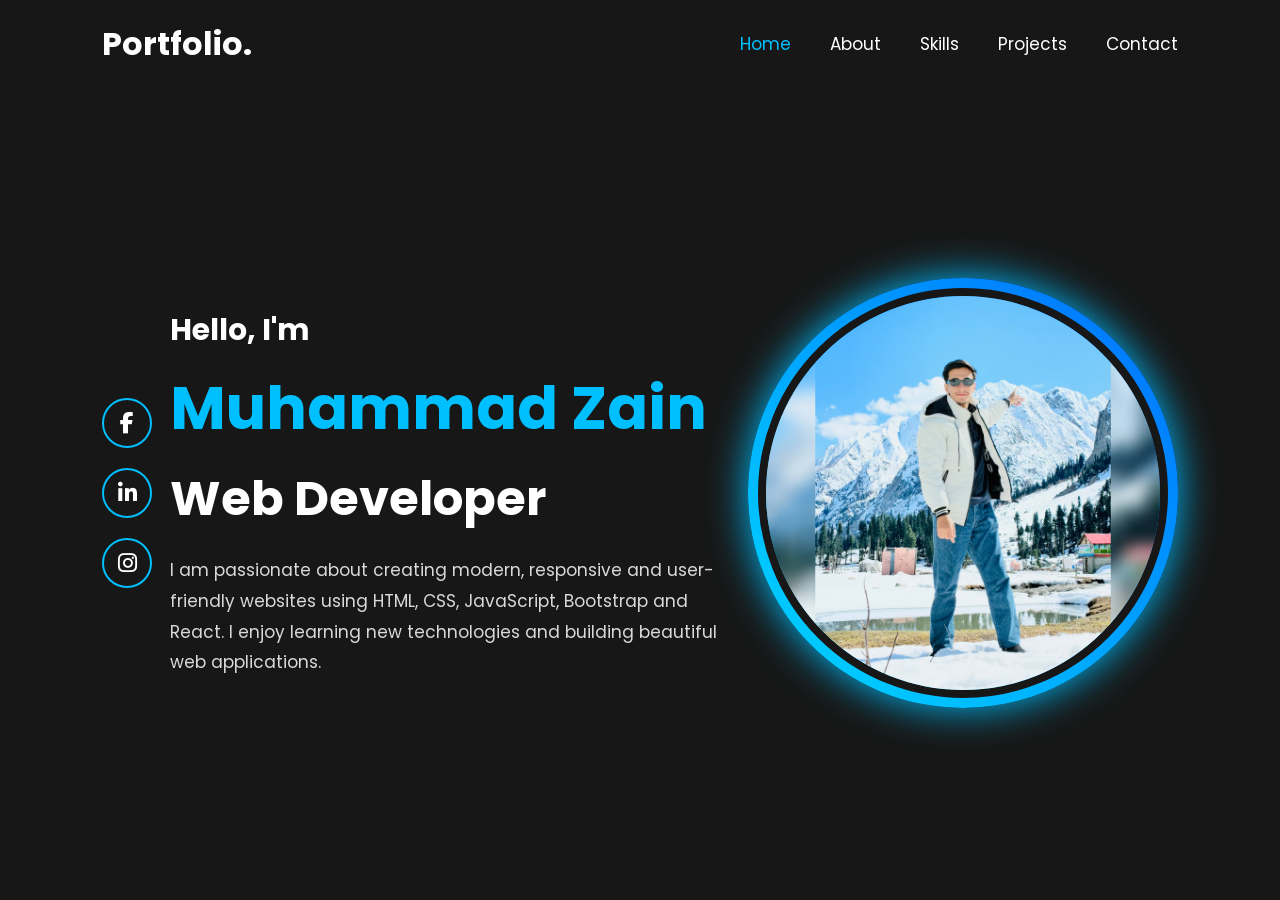
<file: index.html>
<!DOCTYPE html>
<html lang="en">
<head>
<meta charset="UTF-8">
<meta name="viewport" content="width=device-width, initial-scale=1.0">

<title>Muhammad Zain | Portfolio</title>

<link rel="preconnect" href="https://fonts.googleapis.com">
<link rel="preconnect" href="https://fonts.gstatic.com" crossorigin>

<link href="https://fonts.googleapis.com/css2?family=Poppins:wght@300;400;500;600;700&display=swap" rel="stylesheet">

<link rel="stylesheet"
href="https://cdnjs.cloudflare.com/ajax/libs/font-awesome/6.5.2/css/all.min.css">

<link rel="stylesheet" href="style.css">

</head>

<body>

<header>

<div class="logo">Portfolio.</div>

<nav>

<a href="index.html" class="active">Home</a>
<a href="about.html">About</a>
<a href="skills.html">Skills</a>
<a href="projects.html">Projects</a>
<a href="contact.html">Contact</a>

</nav>

</header>


<section class="home" id="home">

<div class="social">

<a href="https://www.facebook.com/zain.hannan.16" target="_blank">
<i class="fab fa-facebook-f"></i>
</a>

<a href="https://www.linkedin.com/in/muhammad-zain-97911b406/" target="_blank">
<i class="fab fa-linkedin-in"></i>
</a>

<a href="https://www.instagram.com/m.zain898/" target="_blank">
<i class="fab fa-instagram"></i>
</a>

</div>



<div class="content">

<h3>Hello, I'm</h3>

<h1>Muhammad Zain</h1>

<h2>Web Developer</h2>

<p>

I am passionate about creating modern, responsive and
user-friendly websites using HTML, CSS, JavaScript,
Bootstrap and React. I enjoy learning new technologies
and building beautiful web applications.

</p>

</div>



<div class="profile">

<div class="circle">

<img src="images/myphoto.jpg" alt="Muhammad Zain">

</div>

</div>

</section>

</body>
</html>
</file>
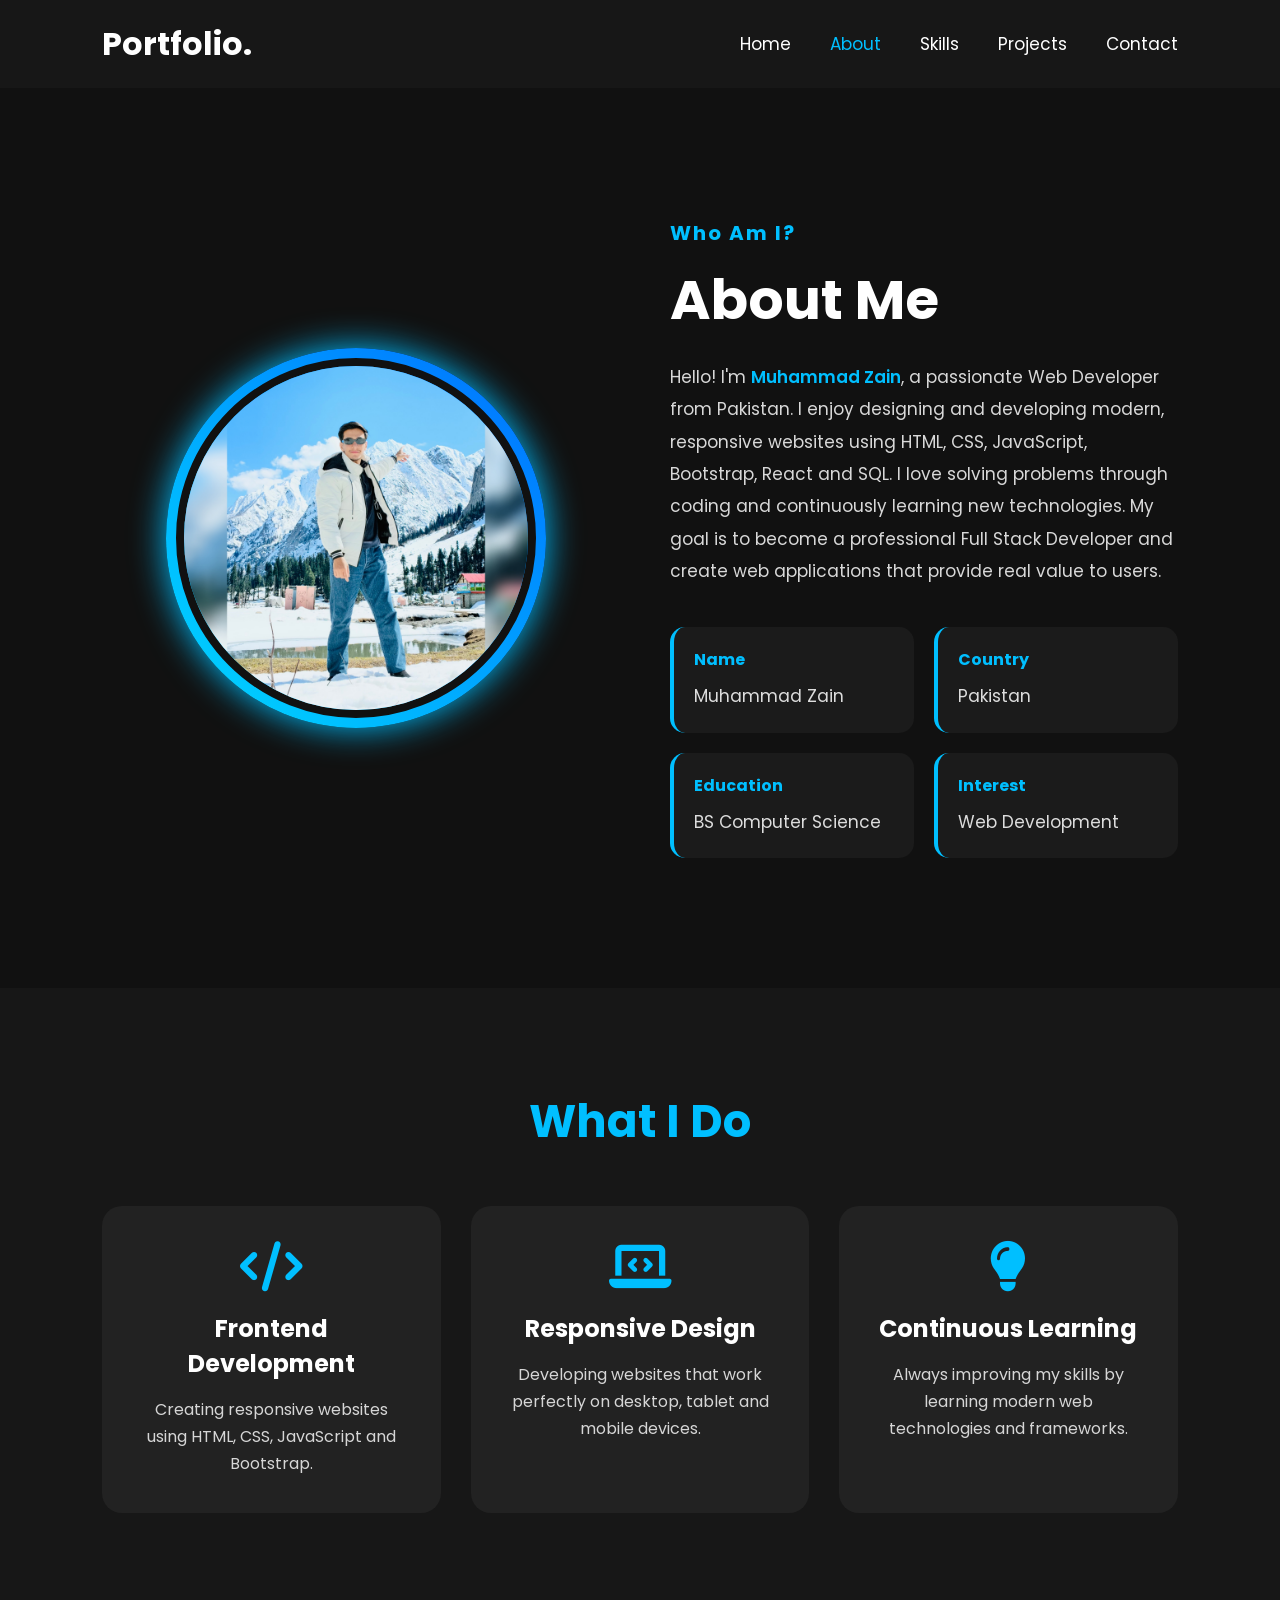
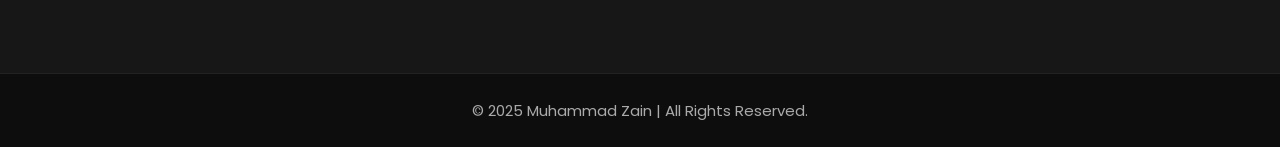
<file: about.html>
<!DOCTYPE html>
<html lang="en">
<head>
<meta charset="UTF-8">
<meta name="viewport" content="width=device-width, initial-scale=1.0">

<title>About | Muhammad Zain</title>

<link rel="preconnect" href="https://fonts.googleapis.com">
<link rel="preconnect" href="https://fonts.gstatic.com" crossorigin>

<link href="https://fonts.googleapis.com/css2?family=Poppins:wght@300;400;500;600;700&display=swap" rel="stylesheet">

<link rel="stylesheet"
href="https://cdnjs.cloudflare.com/ajax/libs/font-awesome/6.5.2/css/all.min.css">

<link rel="stylesheet" href="style.css">

</head>

<body>

<header>

<div class="logo">Portfolio.</div>

<nav>

<a href="index.html">Home</a>
<a href="about.html" class="active">About</a>
<a href="skills.html">Skills</a>
<a href="projects.html">Projects</a>
<a href="contact.html">Contact</a>

</nav>

</header>


<section class="about-page">

<div class="about-image">

<div class="about-circle">

<img src="images/myphoto.jpg" alt="Muhammad Zain">

</div>

</div>


<div class="about-text">

<h4>Who Am I?</h4>

<h1>About Me</h1>

<p>

Hello! I'm <span>Muhammad Zain</span>, a passionate Web Developer from Pakistan.

I enjoy designing and developing modern, responsive websites using HTML, CSS, JavaScript, Bootstrap, React and SQL.

I love solving problems through coding and continuously learning new technologies. My goal is to become a professional Full Stack Developer and create web applications that provide real value to users.

</p>


<div class="info">

<div class="info-box">
<strong>Name</strong>
<p>Muhammad Zain</p>
</div>

<div class="info-box">
<strong>Country</strong>
<p>Pakistan</p>
</div>

<div class="info-box">
<strong>Education</strong>
<p>BS Computer Science</p>
</div>

<div class="info-box">
<strong>Interest</strong>
<p>Web Development</p>
</div>

</div>

</div>

</section>


<section class="services">

<h2>What I Do</h2>

<div class="service-container">

<div class="service-box">

<i class="fas fa-code"></i>

<h3>Frontend Development</h3>

<p>

Creating responsive websites using HTML, CSS, JavaScript and Bootstrap.

</p>

</div>

<div class="service-box">

<i class="fas fa-laptop-code"></i>

<h3>Responsive Design</h3>

<p>

Developing websites that work perfectly on desktop, tablet and mobile devices.

</p>

</div>

<div class="service-box">

<i class="fas fa-lightbulb"></i>

<h3>Continuous Learning</h3>

<p>

Always improving my skills by learning modern web technologies and frameworks.

</p>

</div>

</div>

</section>


<footer>

<p>© 2025 Muhammad Zain | All Rights Reserved.</p>

</footer>

</body>
</html>
</file>
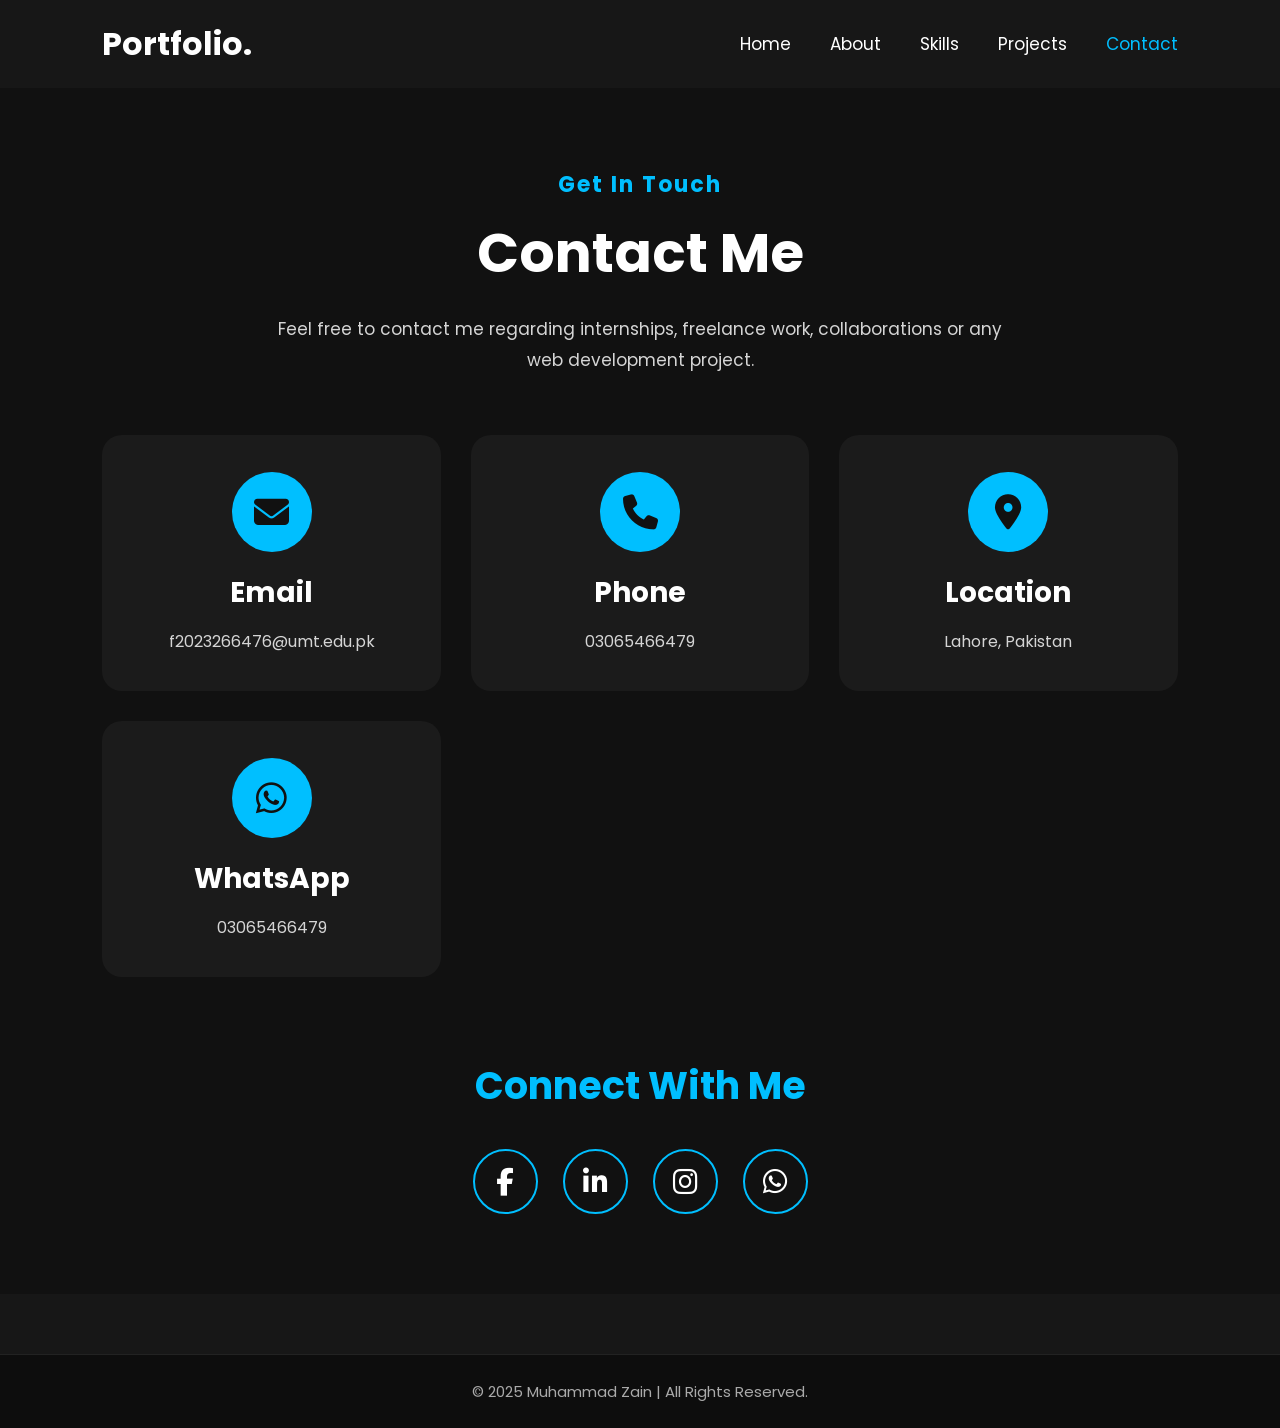
<file: contact.html>
<!DOCTYPE html>
<html lang="en">

<head>
    <meta charset="UTF-8">
    <meta name="viewport" content="width=device-width, initial-scale=1.0">

    <title>Contact | Muhammad Zain</title>

    <link rel="preconnect" href="https://fonts.googleapis.com">
    <link rel="preconnect" href="https://fonts.gstatic.com" crossorigin>

    <link href="https://fonts.googleapis.com/css2?family=Poppins:wght@300;400;500;600;700&display=swap"
        rel="stylesheet">

    <link rel="stylesheet"
        href="https://cdnjs.cloudflare.com/ajax/libs/font-awesome/6.5.2/css/all.min.css">

    <link rel="stylesheet" href="style.css">

</head>

<body>

<header>

<div class="logo">Portfolio.</div>

<nav>

<a href="index.html">Home</a>
<a href="about.html">About</a>
<a href="skills.html">Skills</a>
<a href="projects.html">Projects</a>
<a href="contact.html" class="active">Contact</a>

</nav>

</header>


<section class="contact-page">

<div class="contact-heading">

<h4>Get In Touch</h4>

<h1>Contact Me</h1>

<p>

Feel free to contact me regarding internships, freelance work,
collaborations or any web development project.

</p>

</div>


<div class="contact-container">

<div class="contact-card">

<i class="fas fa-envelope"></i>

<h2>Email</h2>

<p>f2023266476@umt.edu.pk</p>

</div>


<div class="contact-card">

<i class="fas fa-phone"></i>

<h2>Phone</h2>

<p>03065466479</p>

</div>


<div class="contact-card">

<i class="fas fa-location-dot"></i>

<h2>Location</h2>

<p>Lahore, Pakistan</p>

</div>


<div class="contact-card">

<i class="fab fa-whatsapp"></i>

<h2>WhatsApp</h2>

<p>03065466479</p>

</div>

</div>


<div class="social-contact">

<h2>Connect With Me</h2>

<div class="social-icons">

<a href="https://www.facebook.com/zain.hannan.16" target="_blank">

<i class="fab fa-facebook-f"></i>

</a>

<a href="https://www.linkedin.com/in/muhammad-zain-97911b406/" target="_blank">

<i class="fab fa-linkedin-in"></i>

</a>

<a href="https://www.instagram.com/m.zain898/" target="_blank">

<i class="fab fa-instagram"></i>

</a>

<a href="https://wa.me/923065466479" target="_blank">

<i class="fab fa-whatsapp"></i>

</a>

</div>

</div>

</section>


<footer>

<p>© 2025 Muhammad Zain | All Rights Reserved.</p>

</footer>

</body>

</html>
</file>
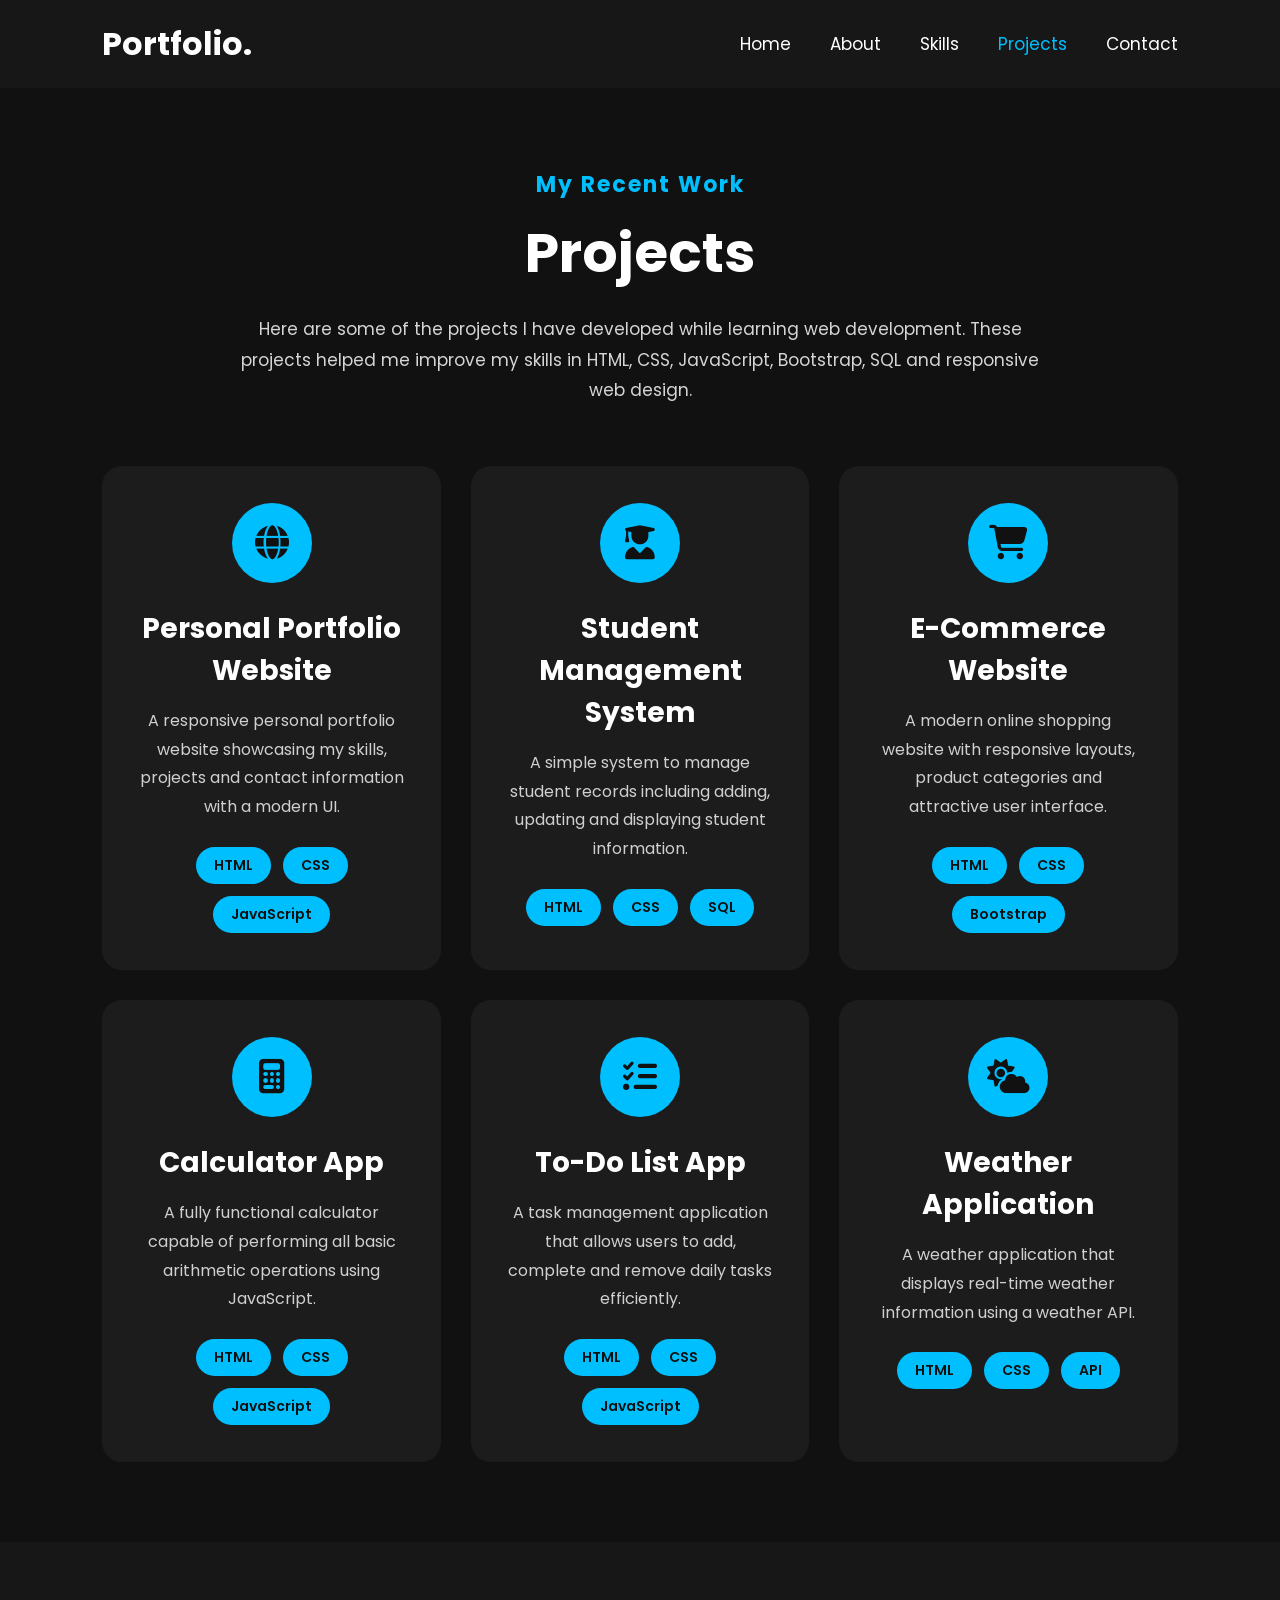
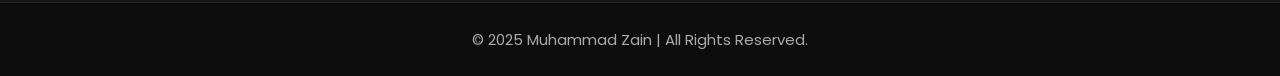
<file: projects.html>
<!DOCTYPE html>
<html lang="en">

<head>
    <meta charset="UTF-8">
    <meta name="viewport" content="width=device-width, initial-scale=1.0">

    <title>Projects | Muhammad Zain</title>

    <link rel="preconnect" href="https://fonts.googleapis.com">
    <link rel="preconnect" href="https://fonts.gstatic.com" crossorigin>

    <link href="https://fonts.googleapis.com/css2?family=Poppins:wght@300;400;500;600;700&display=swap"
        rel="stylesheet">

    <link rel="stylesheet"
        href="https://cdnjs.cloudflare.com/ajax/libs/font-awesome/6.5.2/css/all.min.css">

    <link rel="stylesheet" href="style.css">

</head>

<body>

    <header>

        <div class="logo">Portfolio.</div>

        <nav>

            <a href="index.html">Home</a>
            <a href="about.html">About</a>
            <a href="skills.html">Skills</a>
            <a href="projects.html" class="active">Projects</a>
            <a href="contact.html">Contact</a>

        </nav>

    </header>

    <section class="projects-page">

        <div class="section-title">

            <h4>My Recent Work</h4>

            <h1>Projects</h1>

            <p>
                Here are some of the projects I have developed while learning web development.
                These projects helped me improve my skills in HTML, CSS, JavaScript, Bootstrap,
                SQL and responsive web design.
            </p>

        </div>

        <div class="project-container">

            <!-- Project 1 -->

            <div class="project-card">

                <div class="project-icon">
                    <i class="fas fa-globe"></i>
                </div>

                <h2>Personal Portfolio Website</h2>

                <p>
                    A responsive personal portfolio website showcasing my skills,
                    projects and contact information with a modern UI.
                </p>

                <div class="tech">
                    <span>HTML</span>
                    <span>CSS</span>
                    <span>JavaScript</span>
                </div>

            </div>

            <!-- Project 2 -->

            <div class="project-card">

                <div class="project-icon">
                    <i class="fas fa-user-graduate"></i>
                </div>

                <h2>Student Management System</h2>

                <p>
                    A simple system to manage student records including adding,
                    updating and displaying student information.
                </p>

                <div class="tech">
                    <span>HTML</span>
                    <span>CSS</span>
                    <span>SQL</span>
                </div>

            </div>

            <!-- Project 3 -->

            <div class="project-card">

                <div class="project-icon">
                    <i class="fas fa-cart-shopping"></i>
                </div>

                <h2>E-Commerce Website</h2>

                <p>
                    A modern online shopping website with responsive layouts,
                    product categories and attractive user interface.
                </p>

                <div class="tech">
                    <span>HTML</span>
                    <span>CSS</span>
                    <span>Bootstrap</span>
                </div>

            </div>

            <!-- Project 4 -->

            <div class="project-card">

                <div class="project-icon">
                    <i class="fas fa-calculator"></i>
                </div>

                <h2>Calculator App</h2>

                <p>
                    A fully functional calculator capable of performing
                    all basic arithmetic operations using JavaScript.
                </p>

                <div class="tech">
                    <span>HTML</span>
                    <span>CSS</span>
                    <span>JavaScript</span>
                </div>

            </div>

            <!-- Project 5 -->

            <div class="project-card">

                <div class="project-icon">
                    <i class="fas fa-list-check"></i>
                </div>

                <h2>To-Do List App</h2>

                <p>
                    A task management application that allows users to add,
                    complete and remove daily tasks efficiently.
                </p>

                <div class="tech">
                    <span>HTML</span>
                    <span>CSS</span>
                    <span>JavaScript</span>
                </div>

            </div>

            <!-- Project 6 -->

            <div class="project-card">

                <div class="project-icon">
                    <i class="fas fa-cloud-sun"></i>
                </div>

                <h2>Weather Application</h2>

                <p>
                    A weather application that displays real-time weather
                    information using a weather API.
                </p>

                <div class="tech">
                    <span>HTML</span>
                    <span>CSS</span>
                    <span>API</span>
                </div>

            </div>

        </div>

    </section>

    <footer>

        <p>© 2025 Muhammad Zain | All Rights Reserved.</p>

    </footer>

</body>

</html>
</file>
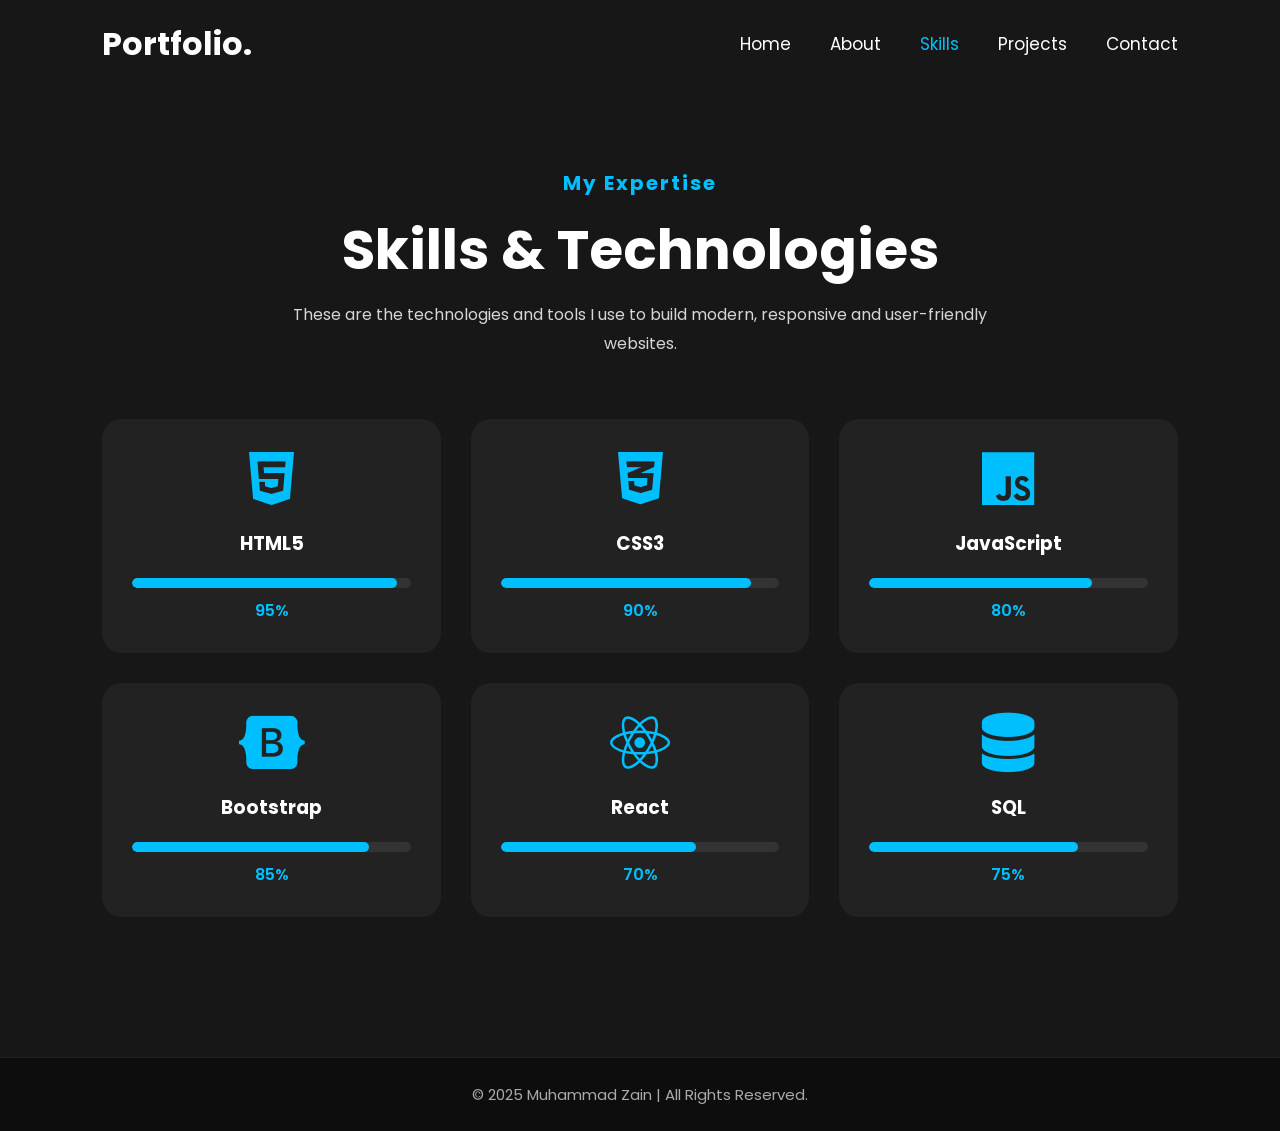
<file: skills.html>
<!DOCTYPE html>
<html lang="en">
<head>
<meta charset="UTF-8">
<meta name="viewport" content="width=device-width, initial-scale=1.0">

<title>Skills | Muhammad Zain</title>

<link rel="preconnect" href="https://fonts.googleapis.com">
<link rel="preconnect" href="https://fonts.gstatic.com" crossorigin>

<link href="https://fonts.googleapis.com/css2?family=Poppins:wght@300;400;500;600;700&display=swap" rel="stylesheet">

<link rel="stylesheet"
href="https://cdnjs.cloudflare.com/ajax/libs/font-awesome/6.5.2/css/all.min.css">

<link rel="stylesheet" href="style.css">

</head>

<body>

<header>

<div class="logo">Portfolio.</div>

<nav>
<a href="index.html">Home</a>
<a href="about.html">About</a>
<a href="skills.html" class="active">Skills</a>
<a href="projects.html">Projects</a>
<a href="contact.html">Contact</a>
</nav>

</header>

<section class="skills-page">

<div class="skills-heading">
<h4>My Expertise</h4>
<h1>Skills & Technologies</h1>
<p>
These are the technologies and tools I use to build modern,
responsive and user-friendly websites.
</p>
</div>

<div class="skills-container">

<div class="skill-card">
<i class="fab fa-html5"></i>
<h3>HTML5</h3>
<div class="progress">
<div class="progress-bar" style="width:95%"></div>
</div>
<span>95%</span>
</div>

<div class="skill-card">
<i class="fab fa-css3-alt"></i>
<h3>CSS3</h3>
<div class="progress">
<div class="progress-bar" style="width:90%"></div>
</div>
<span>90%</span>
</div>

<div class="skill-card">
<i class="fab fa-js"></i>
<h3>JavaScript</h3>
<div class="progress">
<div class="progress-bar" style="width:80%"></div>
</div>
<span>80%</span>
</div>

<div class="skill-card">
<i class="fab fa-bootstrap"></i>
<h3>Bootstrap</h3>
<div class="progress">
<div class="progress-bar" style="width:85%"></div>
</div>
<span>85%</span>
</div>

<div class="skill-card">
<i class="fab fa-react"></i>
<h3>React</h3>
<div class="progress">
<div class="progress-bar" style="width:70%"></div>
</div>
<span>70%</span>
</div>

<div class="skill-card">
<i class="fas fa-database"></i>
<h3>SQL</h3>
<div class="progress">
<div class="progress-bar" style="width:75%"></div>
</div>
<span>75%</span>
</div>

</div>

</section>

<footer>
<p>© 2025 Muhammad Zain | All Rights Reserved.</p>
</footer>

</body>
</html>
</file>
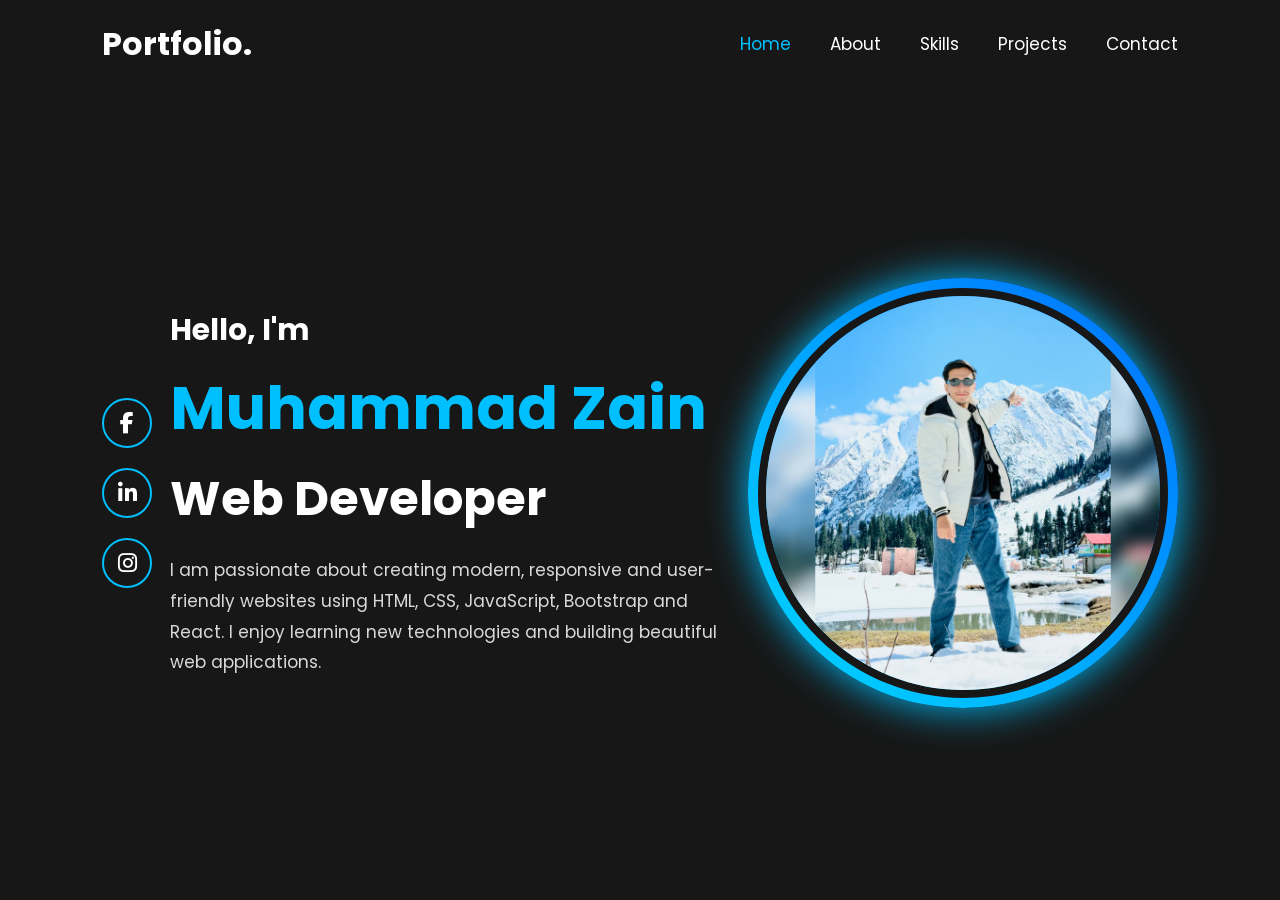
<file: zain.html>
<!DOCTYPE html>
<html lang="en">
<head>
<meta charset="UTF-8">
<meta name="viewport" content="width=device-width, initial-scale=1.0">

<title>Muhammad Zain | Portfolio</title>

<link rel="preconnect" href="https://fonts.googleapis.com">
<link rel="preconnect" href="https://fonts.gstatic.com" crossorigin>

<link href="https://fonts.googleapis.com/css2?family=Poppins:wght@300;400;500;600;700&display=swap" rel="stylesheet">

<link rel="stylesheet"
href="https://cdnjs.cloudflare.com/ajax/libs/font-awesome/6.5.2/css/all.min.css">

<link rel="stylesheet" href="style.css">

</head>

<body>

<header>

<div class="logo">Portfolio.</div>

<nav>

<a href="#home" class="active">Home</a>
<a href="about.html">About</a>
<a href="skills.html">Skills</a>
<a href="projects.html">Projects</a>
<a href="contact.html">Contact</a>

</nav>

</header>


<section class="home" id="home">

<div class="social">

<a href="https://www.facebook.com/zain.hannan.16" target="_blank">
<i class="fab fa-facebook-f"></i>
</a>

<a href="https://www.linkedin.com/in/muhammad-zain-97911b406/" target="_blank">
<i class="fab fa-linkedin-in"></i>
</a>

<a href="https://www.instagram.com/m.zain898/" target="_blank">
<i class="fab fa-instagram"></i>
</a>

</div>



<div class="content">

<h3>Hello, I'm</h3>

<h1>Muhammad Zain</h1>

<h2>Web Developer</h2>

<p>

I am passionate about creating modern, responsive and
user-friendly websites using HTML, CSS, JavaScript,
Bootstrap and React. I enjoy learning new technologies
and building beautiful web applications.

</p>

</div>



<div class="profile">

<div class="circle">

<img src="images/myphoto.jpg" alt="Muhammad Zain">

</div>

</div>

</section>

</body>
</html>
</file>
<file: style.css>
*{
margin:0;
padding:0;
box-sizing:border-box;
font-family:'Poppins',sans-serif;
}

body{
background:#171717;
color:#fff;
overflow-x:hidden;
}

header{

width:100%;
padding:20px 8%;

display:flex;
justify-content:space-between;
align-items:center;
}

.logo{

font-size:32px;
font-weight:700;
}

nav a{

color:white;
text-decoration:none;

margin-left:35px;

font-size:17px;

transition:.3s;
}

nav a:hover,
nav .active{

color:#00bfff;
}

/* Home */

.home{

min-height:90vh;

display:flex;

justify-content:space-between;

align-items:center;

padding:0 8%;
}

/* Social */

.social{

display:flex;

flex-direction:column;

gap:20px;
}

.social a{

width:50px;

height:50px;

display:flex;

justify-content:center;

align-items:center;

border:2px solid #00bfff;

border-radius:50%;

color:white;

font-size:22px;

text-decoration:none;

transition:.4s;
}

.social a:hover{

background:#00bfff;

color:#111;

transform:translateX(8px);

box-shadow:0 0 20px #00bfff;
}

/* Text */

.content{

max-width:560px;
}

.content h3{

font-size:30px;
}

.content h1{

font-size:60px;

margin:10px 0;

color:#00bfff;
}

.content h2{

font-size:48px;

margin-bottom:20px;
}

.content p{

font-size:17px;

line-height:1.8;

color:#d9d9d9;
}

/* Image */

.profile{

display:flex;

justify-content:center;

align-items:center;
}

.circle{

width:430px;

height:430px;

border-radius:50%;

padding:10px;

background:linear-gradient(45deg,#00d9ff,#006eff);

box-shadow:0 0 40px #00bfff;
}

.circle img{

width:100%;

height:100%;

border-radius:50%;

object-fit:cover;

object-position:center top;

border:8px solid #171717;
}

/* Responsive */

@media(max-width:900px){

header{

flex-direction:column;

gap:20px;
}

nav{

display:flex;

flex-wrap:wrap;

justify-content:center;
}

.home{

flex-direction:column-reverse;

text-align:center;

gap:40px;

padding:40px 20px;
}

.social{

flex-direction:row;
}

.content h1{

font-size:42px;
}

.content h2{

font-size:34px;
}

.circle{

width:300px;

height:300px;
}

}
/* ================= ABOUT ================= */

.about-page{
    min-height:100vh;
    padding:80px 8%;
    display:flex;
    justify-content:space-between;
    align-items:center;
    gap:60px;
    background:#111;
}

.about-image{
    flex:1;
    display:flex;
    justify-content:center;
}

.about-circle{
    width:380px;
    height:380px;
    border-radius:50%;
    padding:10px;
    background:linear-gradient(45deg,#00d9ff,#006eff);
    box-shadow:0 0 35px #00bfff;
    transition:0.5s;
}

.about-circle:hover{
    transform:scale(1.05);
}

.about-circle img{
    width:100%;
    height:100%;
    object-fit:cover;
    object-position:center top;
    border-radius:50%;
    border:8px solid #111;
}

.about-text{
    flex:1;
}

.about-text h4{
    color:#00bfff;
    font-size:20px;
    letter-spacing:2px;
    margin-bottom:10px;
}

.about-text h1{
    font-size:55px;
    margin-bottom:20px;
}

.about-text span{
    color:#00bfff;
    font-weight:600;
}

.about-text p{
    color:#d8d8d8;
    line-height:1.9;
    font-size:17px;
    margin-bottom:40px;
}

.info{
    display:grid;
    grid-template-columns:repeat(2,1fr);
    gap:20px;
    margin-top:30px;
}

.info-box{
    background:#1b1b1b;
    padding:20px;
    border-radius:15px;
    border-left:4px solid #00bfff;
    transition:0.4s;
}

.info-box:hover{
    transform:translateY(-8px);
    box-shadow:0 0 20px rgba(0,191,255,.3);
}

.info-box strong{
    color:#00bfff;
    display:block;
    margin-bottom:8px;
}

.info-box p{
    margin:0;
    color:#ddd;
}

.services{
    background:#171717;
    padding:100px 8%;
    text-align:center;
}

.services h2{
    font-size:45px;
    margin-bottom:50px;
    color:#00bfff;
}

.service-container{
    display:grid;
    grid-template-columns:repeat(3,1fr);
    gap:30px;
}

.service-box{
    background:#222;
    padding:35px;
    border-radius:20px;
    transition:.4s;
    cursor:pointer;
}

.service-box:hover{
    transform:translateY(-12px);
    box-shadow:0 0 30px rgba(0,191,255,.4);
}

.service-box i{
    font-size:50px;
    color:#00bfff;
    margin-bottom:20px;
}

.service-box h3{
    margin-bottom:15px;
    font-size:24px;
}

.service-box p{
    color:#d6d6d6;
    line-height:1.7;
}

footer{
    background:#0f0f0f;
    text-align:center;
    padding:25px;
    color:#aaa;
    font-size:15px;
}

@media(max-width:900px){

.about-page{
    flex-direction:column;
    text-align:center;
}

.about-circle{
    width:280px;
    height:280px;
}

.about-text h1{
    font-size:40px;
}

.info{
    grid-template-columns:1fr;
}

.service-container{
    grid-template-columns:1fr;
}

}
/* ================= SKILLS PAGE ================= */

.skills-page{
    min-height:100vh;
    padding:80px 8%;
    background:#171717;
}

.skills-heading{
    text-align:center;
    margin-bottom:60px;
}

.skills-heading h4{
    color:#00bfff;
    font-size:20px;
    letter-spacing:2px;
}

.skills-heading h1{
    font-size:55px;
    margin:10px 0;
}

.skills-heading p{
    color:#d6d6d6;
    max-width:700px;
    margin:auto;
    line-height:1.8;
}

.skills-container{
    display:grid;
    grid-template-columns:repeat(auto-fit,minmax(300px,1fr));
    gap:30px;
}

.skill-card{
    background:#222;
    padding:30px;
    border-radius:20px;
    text-align:center;
    transition:.4s;
}

.skill-card:hover{
    transform:translateY(-10px);
    box-shadow:0 0 30px rgba(0,191,255,.4);
}

.skill-card i{
    font-size:60px;
    color:#00bfff;
    margin-bottom:20px;
}

.skill-card h3{
    margin-bottom:20px;
}

.progress{
    width:100%;
    height:10px;
    background:#333;
    border-radius:20px;
    overflow:hidden;
    margin-bottom:10px;
}

.progress-bar{
    height:100%;
    background:#00bfff;
    border-radius:20px;
}

.skill-card span{
    color:#00bfff;
    font-weight:600;
}

@media(max-width:900px){

.skills-heading h1{
    font-size:40px;
}

}
/* ================= PROJECTS PAGE ================= */
/* ================= PROJECTS PAGE ================= */

.projects-page{
    min-height:100vh;
    background:#111;
    padding:80px 8%;
}

.section-title{
    text-align:center;
    margin-bottom:60px;
}

.section-title h4{
    color:#00bfff;
    font-size:22px;
    letter-spacing:2px;
    margin-bottom:10px;
}

.section-title h1{
    font-size:55px;
    margin-bottom:20px;
}

.section-title p{
    color:#d5d5d5;
    font-size:17px;
    line-height:1.8;
    max-width:800px;
    margin:auto;
}

.project-container{
    display:grid;
    grid-template-columns:repeat(auto-fit,minmax(320px,1fr));
    gap:30px;
}

.project-card{
    background:#1c1c1c;
    border-radius:20px;
    padding:35px;
    text-align:center;
    border:2px solid transparent;
    transition:0.4s;
    position:relative;
    overflow:hidden;
}

.project-card::before{
    content:"";
    position:absolute;
    top:0;
    left:-100%;
    width:100%;
    height:100%;
    background:linear-gradient(90deg,transparent,rgba(0,191,255,.15),transparent);
    transition:0.8s;
}

.project-card:hover::before{
    left:100%;
}

.project-card:hover{
    transform:translateY(-12px);
    border-color:#00bfff;
    box-shadow:0 0 25px rgba(0,191,255,.4);
}

.project-icon{
    width:80px;
    height:80px;
    margin:0 auto 25px;
    border-radius:50%;
    background:#00bfff;
    color:#111;
    display:flex;
    justify-content:center;
    align-items:center;
    font-size:34px;
    transition:.4s;
}

.project-card:hover .project-icon{
    transform:rotate(360deg);
}

.project-card h2{
    font-size:28px;
    margin-bottom:15px;
}

.project-card p{
    color:#d0d0d0;
    line-height:1.8;
    margin-bottom:25px;
}

.tech{
    display:flex;
    justify-content:center;
    flex-wrap:wrap;
    gap:12px;
}

.tech span{
    background:#00bfff;
    color:#111;
    padding:8px 18px;
    border-radius:30px;
    font-size:14px;
    font-weight:600;
    transition:.3s;
}

.tech span:hover{
    transform:scale(1.08);
    box-shadow:0 0 15px #00bfff;
}

/* Responsive */

@media(max-width:992px){

.projects-page{
    padding:70px 5%;
}

.section-title h1{
    font-size:42px;
}

.project-container{
    grid-template-columns:1fr;
}

.project-card{
    padding:30px;
}

}

@media(max-width:600px){

.section-title h1{
    font-size:34px;
}

.section-title p{
    font-size:15px;
}

.project-card h2{
    font-size:24px;
}

.project-icon{
    width:70px;
    height:70px;
    font-size:28px;
}

.tech span{
    font-size:13px;
    padding:7px 14px;
}

}
/* ================= CONTACT PAGE ================= */

.contact-page{
    min-height:100vh;
    background:#111;
    padding:80px 8%;
}

.contact-heading{
    text-align:center;
    margin-bottom:60px;
}

.contact-heading h4{
    color:#00bfff;
    font-size:22px;
    letter-spacing:2px;
    margin-bottom:10px;
}

.contact-heading h1{
    font-size:55px;
    margin-bottom:20px;
}

.contact-heading p{
    max-width:750px;
    margin:auto;
    color:#d5d5d5;
    line-height:1.8;
    font-size:17px;
}

.contact-container{
    display:grid;
    grid-template-columns:repeat(auto-fit,minmax(250px,1fr));
    gap:30px;
    margin-top:60px;
}

.contact-card{
    background:#1b1b1b;
    padding:35px 25px;
    border-radius:20px;
    text-align:center;
    transition:.4s;
    border:2px solid transparent;
    cursor:pointer;
}

.contact-card:hover{
    transform:translateY(-12px);
    border-color:#00bfff;
    box-shadow:0 0 25px rgba(0,191,255,.35);
}

.contact-card i{
    width:80px;
    height:80px;
    background:#00bfff;
    color:#111;
    border-radius:50%;
    display:flex;
    justify-content:center;
    align-items:center;
    font-size:35px;
    margin:0 auto 20px;
    transition:.5s;
}

.contact-card:hover i{
    transform:rotate(360deg) scale(1.1);
}

.contact-card h2{
    margin-bottom:15px;
    font-size:28px;
}

.contact-card p{
    color:#d5d5d5;
    font-size:16px;
    word-break:break-word;
}

.social-contact{
    text-align:center;
    margin-top:80px;
}

.social-contact h2{
    font-size:38px;
    margin-bottom:35px;
    color:#00bfff;
}

.social-icons{
    display:flex;
    justify-content:center;
    align-items:center;
    gap:25px;
    flex-wrap:wrap;
}

.social-icons a{
    width:65px;
    height:65px;
    border-radius:50%;
    border:2px solid #00bfff;
    display:flex;
    justify-content:center;
    align-items:center;
    text-decoration:none;
    color:#fff;
    font-size:28px;
    transition:.4s;
}

.social-icons a:hover{
    background:#00bfff;
    color:#111;
    transform:translateY(-8px);
    box-shadow:0 0 20px #00bfff;
}

footer{
    background:#0d0d0d;
    padding:25px;
    text-align:center;
    color:#aaa;
    margin-top:60px;
    border-top:1px solid #222;
}

@media(max-width:992px){

.contact-page{
    padding:70px 5%;
}

.contact-heading h1{
    font-size:42px;
}

.contact-container{
    grid-template-columns:1fr;
}

.contact-card{
    padding:30px;
}

.social-contact h2{
    font-size:30px;
}

}

@media(max-width:600px){

.contact-heading h1{
    font-size:34px;
}

.contact-heading p{
    font-size:15px;
}

.contact-card h2{
    font-size:24px;
}

.contact-card i{
    width:70px;
    height:70px;
    font-size:30px;
}

.social-icons a{
    width:55px;
    height:55px;
    font-size:22px;
}

}
</file>
